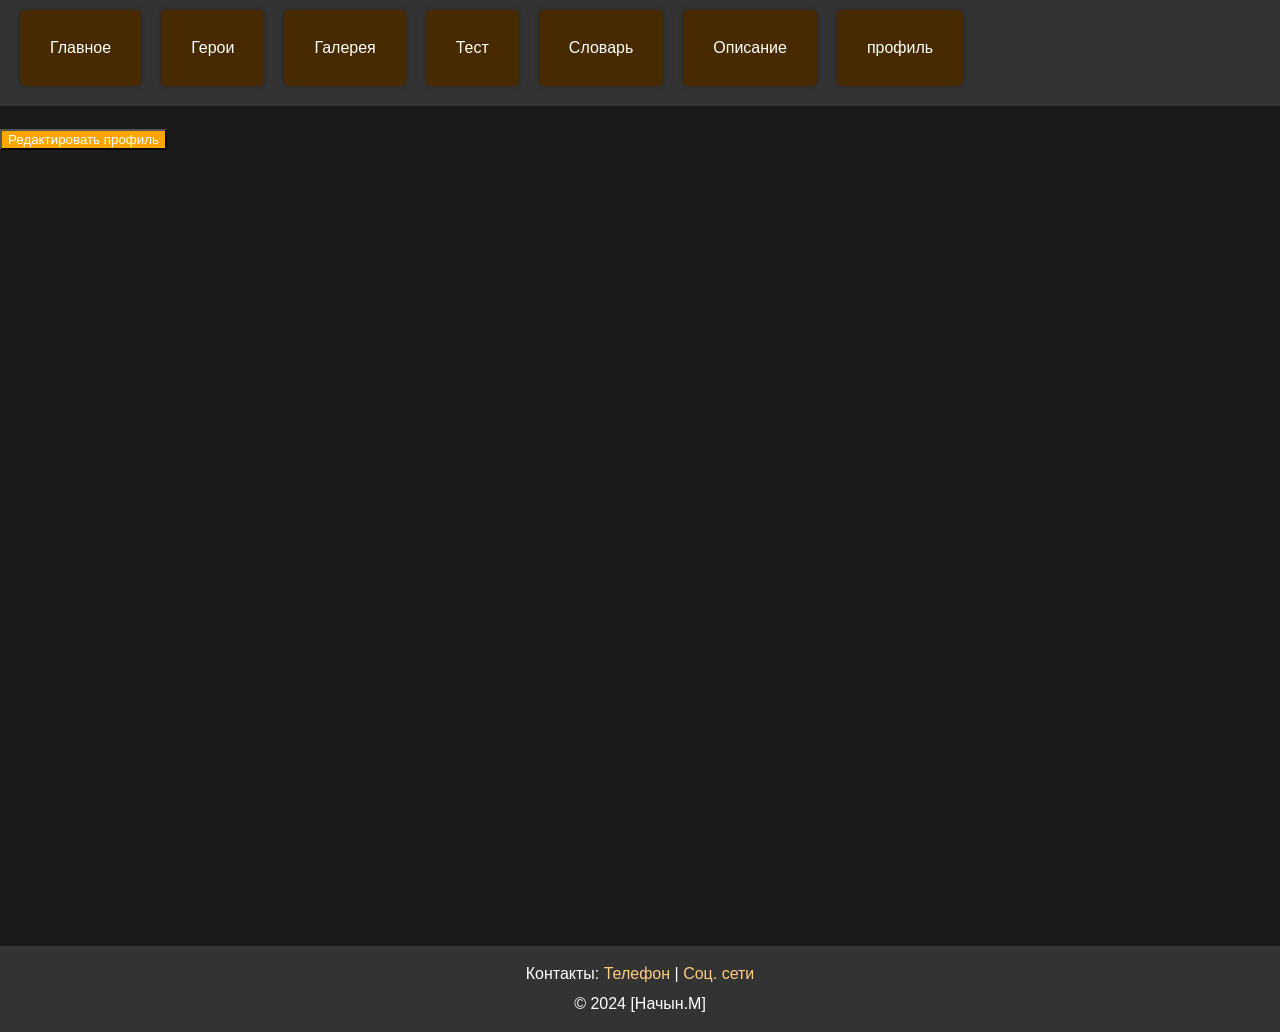
<file: index.html>
<!DOCTYPE html>
<html lang="ru">

<head>
    <meta charset="UTF-8">
    <meta name="viewport" content="width=device-width, initial-scale=1.0">
    <title>Главная страница</title>
    <link rel="stylesheet" href="style.css">
</head>

<body>

    <header>
        <nav>
            <ul>
                <li><a href="index.html">Главное</a></li>
                <li><a href="heroes.html">Герои</a></li>
                <li><a href="gallery.html">Галерея</a></li>
                <li><a href="test.html">Тест</a></li>
                <li><a href="glossary.html" id="current">Словарь</a></li>
                <li><a href="description.html">Описание</a></li>
                <li><a href="profile.html">профиль</a></li>
            </ul>
        </nav>
    </header>
    <div id="registrationModal" class="modal">
        <div class="modal-content">
            <span class="close-modal">&times;</span>
            <h2>Регистрация</h2>
            <div class="slide">
                <form name="auth" novalidate id="registrationForm">
                    <div>
                        <label for="nameInput">Имя</label>
                        <input type="text" id="nameInput" name="name" pattern="^[А-ЯЁ][а-яё]+" required>
                    </div>
                    <div>
                        <label for="dateInput">Дата рождения</label>
                        <input type="date" name="date" id="dateInput" min="1900-01-01" max="2024-11-02" required>
                    </div>
                    <div>
                        <label>Пол:</label><br>
                        <input type="radio" name="gender" value="Мужской" checked="true"> Мужской<br>
                        <input type="radio" name="gender" value="Женский"> Женский<br>
                    </div>
                    <input type="submit" value="Зарегистрироваться">
                </form>
            </div>
        </div>
    </div>
    <main>
        <div id="profile-slide" class="profile-slide">
            <div class="profile-info">
                <div id="name"></div>
                <div id="date"></div>
                <div id="gender"></div>
                <button id="editProfile">Редактировать профиль</button>
            </div>
        </div>
    </main>
    <footer>
        <div>Контакты: <a href="tel:+7945582409">Телефон</a> | <a href="#">Соц. сети</a></div>
        <div>&copy; 2024 [Начын.М]</div>
    </footer>
    <script src="script.js"></script>
</body>

</html>
</file>
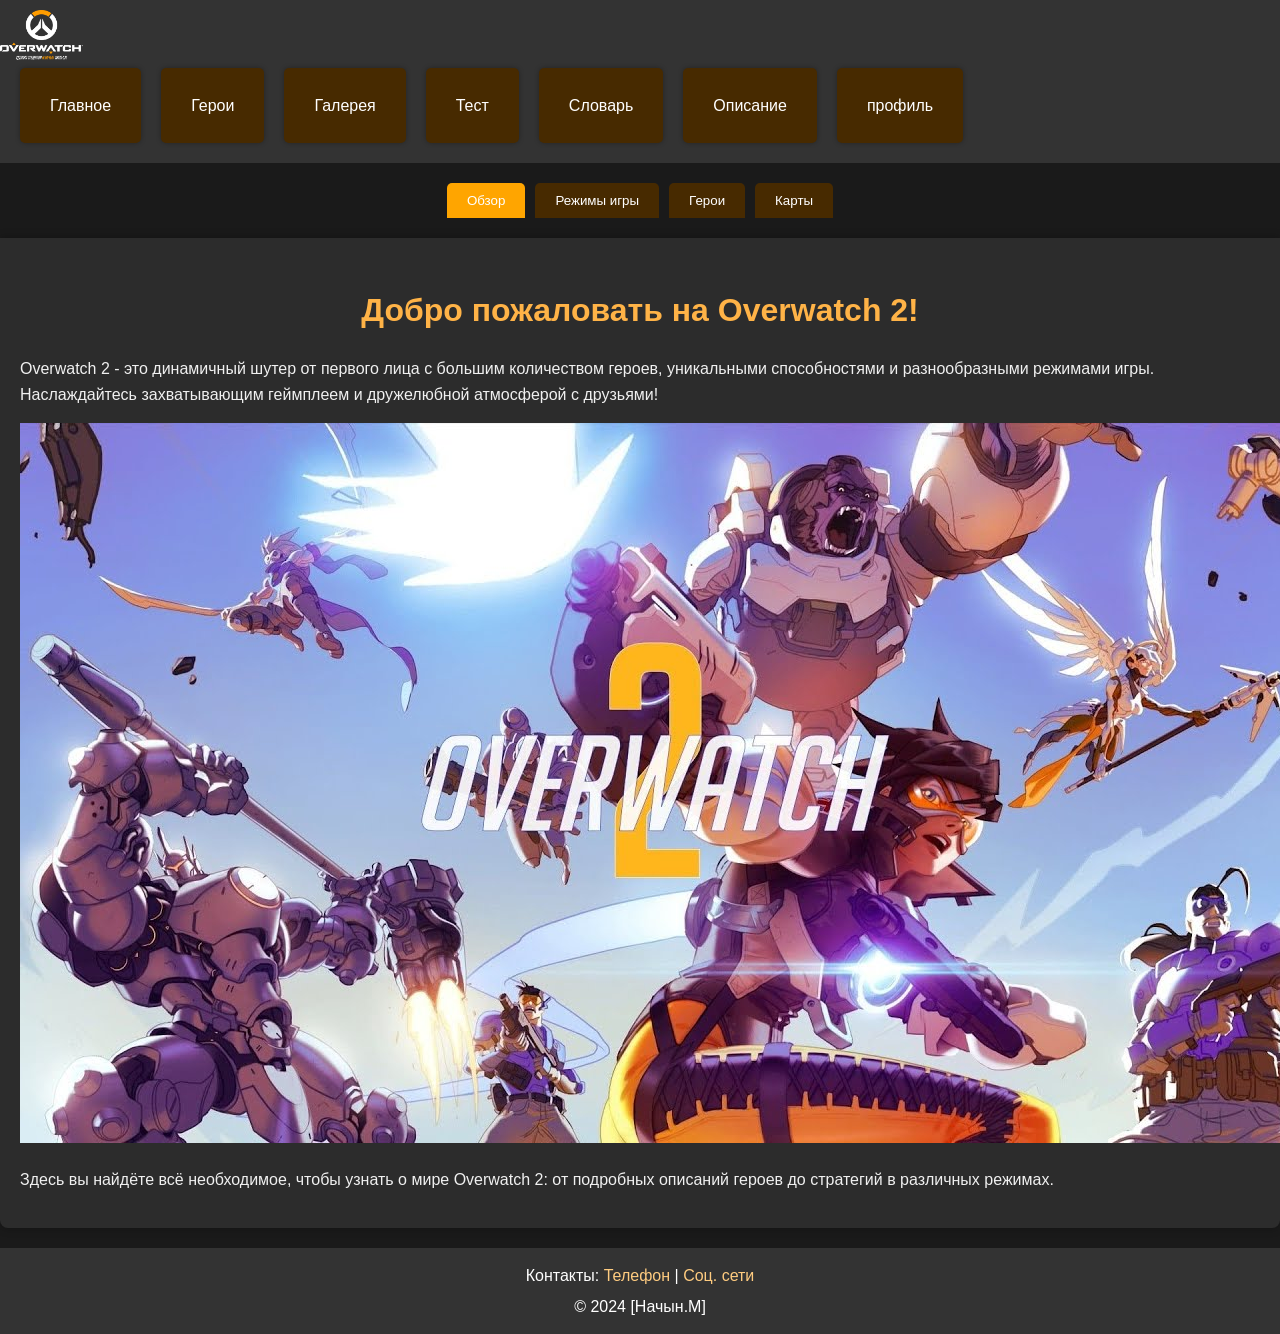
<file: description.html>
<!DOCTYPE html>
<html lang="ru">

<head>
    <meta charset="UTF-8">
    <meta name="viewport" content="width=device-width, initial-scale=1.0">
    <title>Overwatch 2 - описание</title>
    <link rel="stylesheet" href="style.css">
</head>

<body>

    <header>
        <div id="logo">
            <img src="img/your-logo.png" alt="Your Logo">
        </div>
        <nav>
            <ul>
                <li><a href="index.html">Главное</a></li>
                <li><a href="heroes.html">Герои</a></li>
                <li><a href="gallery.html">Галерея</a></li>
                <li><a href="test.html">Тест</a></li>
                <li><a href="glossary.html">Словарь</a></li>
                <li><a href="description.html" id="current">Описание</a></li>
                <li><a href="profile.html">профиль</a></li>
            </ul>
        </nav>
    </header>
    <main id="content">
        <div class="tabs">
            <button class="tab-button active" data-tab="overview">Обзор</button>
            <button class="tab-button" data-tab="modes">Режимы игры</button>
            <button class="tab-button" data-tab="heroes">Герои</button>
            <button class="tab-button" data-tab="maps">Карты</button>
        </div>
        <div class="tab-content active" id="overview">
            <h2>Добро пожаловать на Overwatch 2!</h2>
            <p>Overwatch 2 - это динамичный шутер от первого лица с большим количеством героев, уникальными
                способностями и разнообразными режимами игры. Наслаждайтесь захватывающим геймплеем и дружелюбной
                атмосферой с друзьями!</p>
            <img src="img/ow2_cover.jpg" alt="Overwatch 2">
            <p>Здесь вы найдёте всё необходимое, чтобы узнать о мире Overwatch 2: от подробных описаний героев до
                стратегий в различных режимах.</p>
        </div>
        <div class="tab-content" id="modes">
            <h2>Режимы игры Overwatch 2</h2>
            <p>Наслаждайтесь захватывающими режимами, каждый из которых требует определенной стратегии и умений.</p>
            <ul>
                <li><strong>Захват точек:</strong> Классический режим, где команды соревнуются в захвате и удержании
                    контрольных точек.</li>
                <li><strong>Сопровождение:</strong> Команды соревнуются в доставке груза по карте.</li>
                <li><strong>Битва:</strong> Быстрый и динамичный режим с простыми правилами.</li>
                <li><strong>Командные бои:</strong> Много новых режимов с уникальными правилами!</li>
                <li><strong>Аркады:</strong> Множество разнообразных аркадных режимов, где вы можете испытать всё!</li>
            </ul>
        </div>
        <div class="tab-content" id="heroes">
            <h2>Герои Overwatch 2</h2>
            <p>Узнайте о каждом герое и выберите себе нового фаворита!</p>
        </div>
    </main>
    <footer>
        <div>Контакты: <a href="tel:+7945582409">Телефон</a> | <a href="#">Соц. сети</a></div>
        <div>&copy; 2024 [Начын.М]</div>
    </footer>
    <script src="script.js"></script>
</body>

</html>
</file>
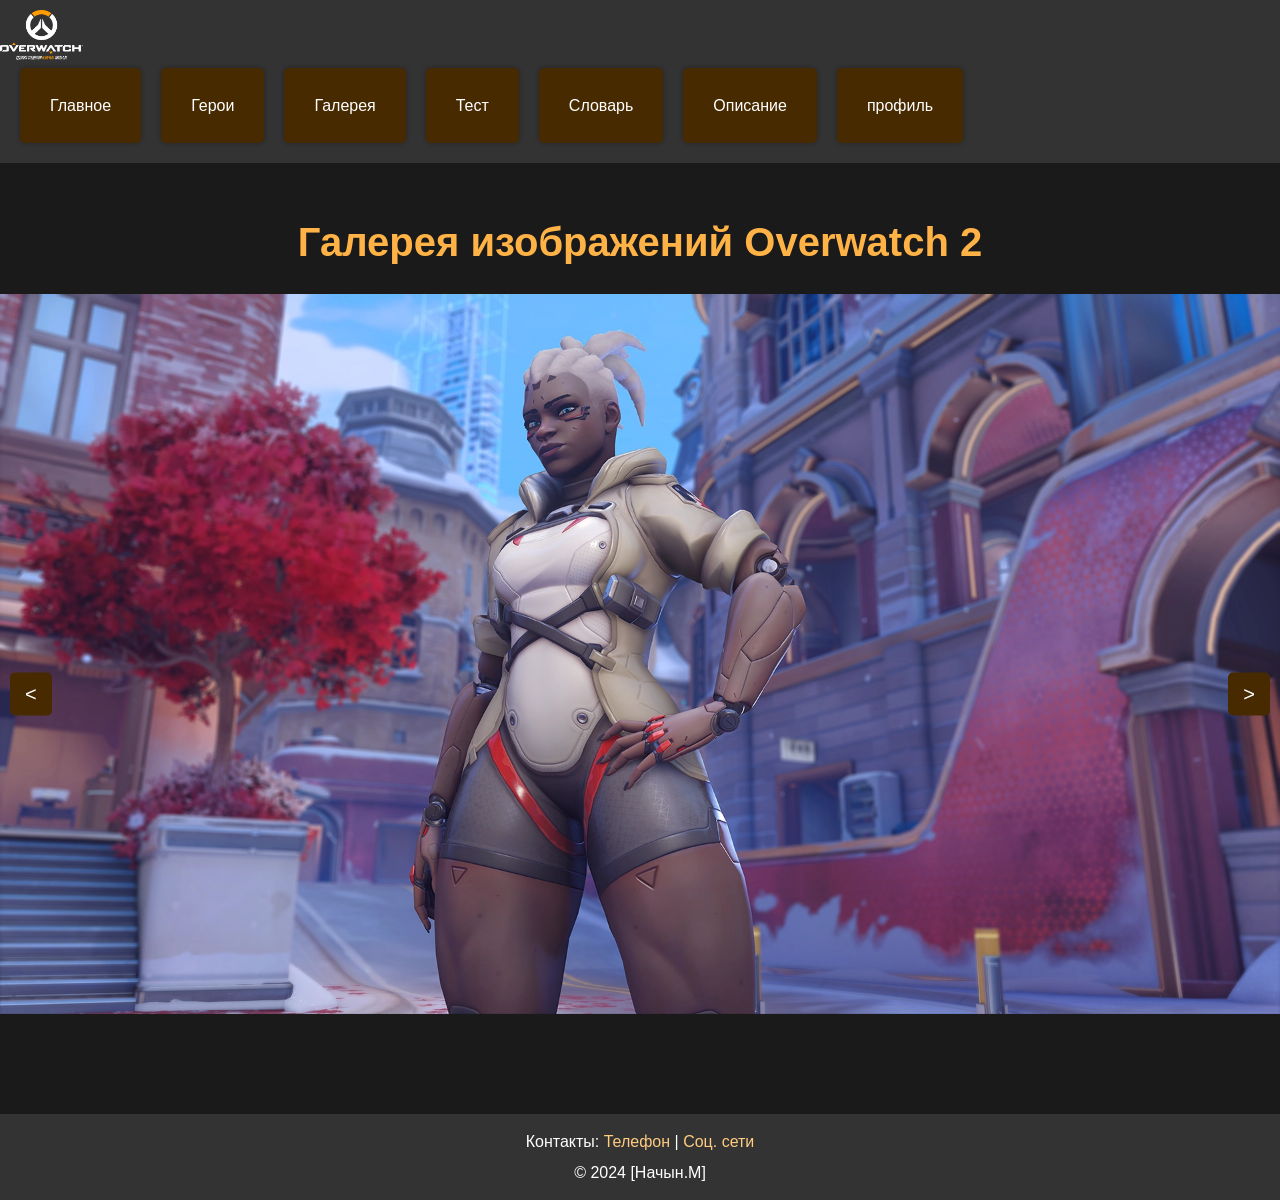
<file: gallery.html>
<!DOCTYPE html>
<html lang="en">

<head>
    <meta charset="UTF-8">
    <title>Overwatch 2 - Gallery</title>
    <link rel="stylesheet" href="style.css">
</head>

<body>
    <header>
        <div id="logo">
            <img src="img/your-logo.png" alt="Your Logo">
        </div>
        <nav>
            <ul>
                <li><a href="index.html">Главное</a></li>
                <li><a href="heroes.html">Герои</a></li>
                <li><a href="gallery.html" id="current">Галерея</a></li>
                <li><a href="test.html">Тест</a></li>
                <li><a href="glossary.html">Словарь</a></li>
                <li><a href="description.html">Описание</a></li>
                <li><a href="profile.html">профиль</a></li>
            </ul>
        </nav>
    </header>
    <main id="content">
        <h1>Галерея изображений Overwatch 2</h1>
        <div class="gallery-container">
            <button id="prevButton" class="gallery-button">
                <span>&lt;</span>
            </button>
            <div class="gallery-slide">
                <div class="gallery-images">
                    <img src="img/umg/image1.jpg" alt="Image 1">
                    <img src="img/umg/image2.jpg" alt="Image 2">
                    <img src="img/umg/image3.jpg" alt="Image 3">
                    <img src="img/umg/image4.jpg" alt="Image 4">
                    <img src="img/umg/image5.jpg" alt="Image 5">
                    <img src="img/umg/image6.jpg" alt="Image 6">
                    <img src="img/umg/image7.jpg" alt="Image 7">
                    <img src="img/umg/image8.jpg" alt="Image 8">
                    <img src="img/umg/image9.jpg" alt="Image 9">
                    <img src="img/umg/image10.jpg" alt="Image 10">
                </div>
            </div>
            <button id="nextButton" class="gallery-button">
                <span>&gt;</span>
            </button>
        </div>
    </main>
    <footer>
        <div>Контакты: <a href="tel:+7945582409">Телефон</a> | <a href="#">Соц. сети</a></div>
        <div>&copy; 2024 [Начын.М]</div>
    </footer>
    <script src="script.js"></script>
</body>

</html>
</file>
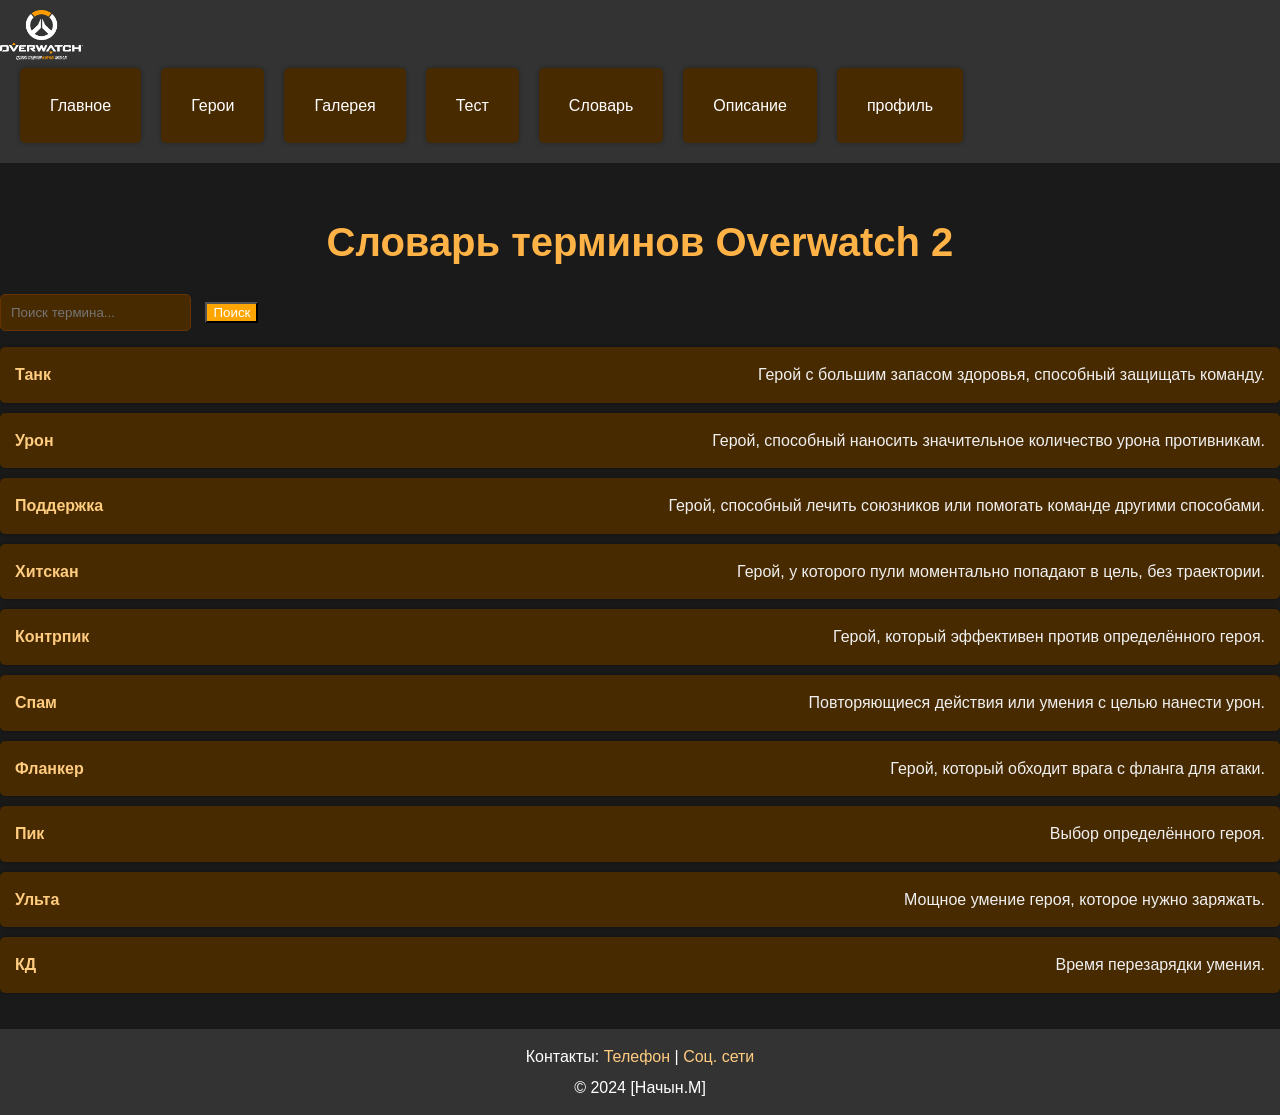
<file: glossary.html>
<!DOCTYPE html>
<html lang="en">

<head>
    <meta charset="UTF-8">
    <title>Overwatch 2 - Glossary</title>
    <link rel="stylesheet" href="style.css">
</head>

<body>
    <header>
        <div id="logo">
            <img src="img/your-logo.png" alt="Your Logo">
        </div>
        <nav>
            <ul>
                <li><a href="index.html">Главное</a></li>
                <li><a href="heroes.html">Герои</a></li>
                <li><a href="gallery.html">Галерея</a></li>
                <li><a href="test.html">Тест</a></li>
                <li><a href="glossary.html" id="current">Словарь</a></li>
                <li><a href="description.html">Описание</a></li>
                <li><a href="profile.html">профиль</a></li>
            </ul>
        </nav>
    </header>
    <main id="content">
        <h1>Словарь терминов Overwatch 2</h1>
        <input type="text" id="search-term" placeholder="Поиск термина...">
        <button id="search-button">Поиск</button>
        <button id="end-search-button" style="display: none;">Закончить поиск</button>
        <ul id="glossary-list">
            <li>
                <span class="term">Танк</span>
                <span class="definition">Герой с большим запасом здоровья, способный защищать команду.</span>
            </li>
            <li>
                <span class="term">Урон</span>
                <span class="definition">Герой, способный наносить значительное количество урона противникам.</span>
            </li>
            <li>
                <span class="term">Поддержка</span>
                <span class="definition">Герой, способный лечить союзников или помогать команде другими
                    способами.</span>
            </li>
            <li>
                <span class="term">Хитскан</span>
                <span class="definition">Герой, у которого пули моментально попадают в цель, без траектории.</span>
            </li>
            <li>
                <span class="term">Контрпик</span>
                <span class="definition">Герой, который эффективен против определённого героя.</span>
            </li>
            <li>
                <span class="term">Спам</span>
                <span class="definition">Повторяющиеся действия или умения с целью нанести урон.</span>
            </li>
            <li>
                <span class="term">Фланкер</span>
                <span class="definition">Герой, который обходит врага с фланга для атаки.</span>
            </li>
            <li>
                <span class="term">Пик</span>
                <span class="definition">Выбор определённого героя.</span>
            </li>
            <li>
                <span class="term">Ульта</span>
                <span class="definition">Мощное умение героя, которое нужно заряжать.</span>
            </li>
            <li>
                <span class="term">КД</span>
                <span class="definition">Время перезарядки умения.</span>
            </li>
        </ul>
    </main>
    <footer>
        <div>Контакты: <a href="tel:+7945582409">Телефон</a> | <a href="#">Соц. сети</a></div>
        <div>&copy; 2024 [Начын.М]</div>
    </footer>
    <script src="script.js"></script>
</body>

</html>
</file>
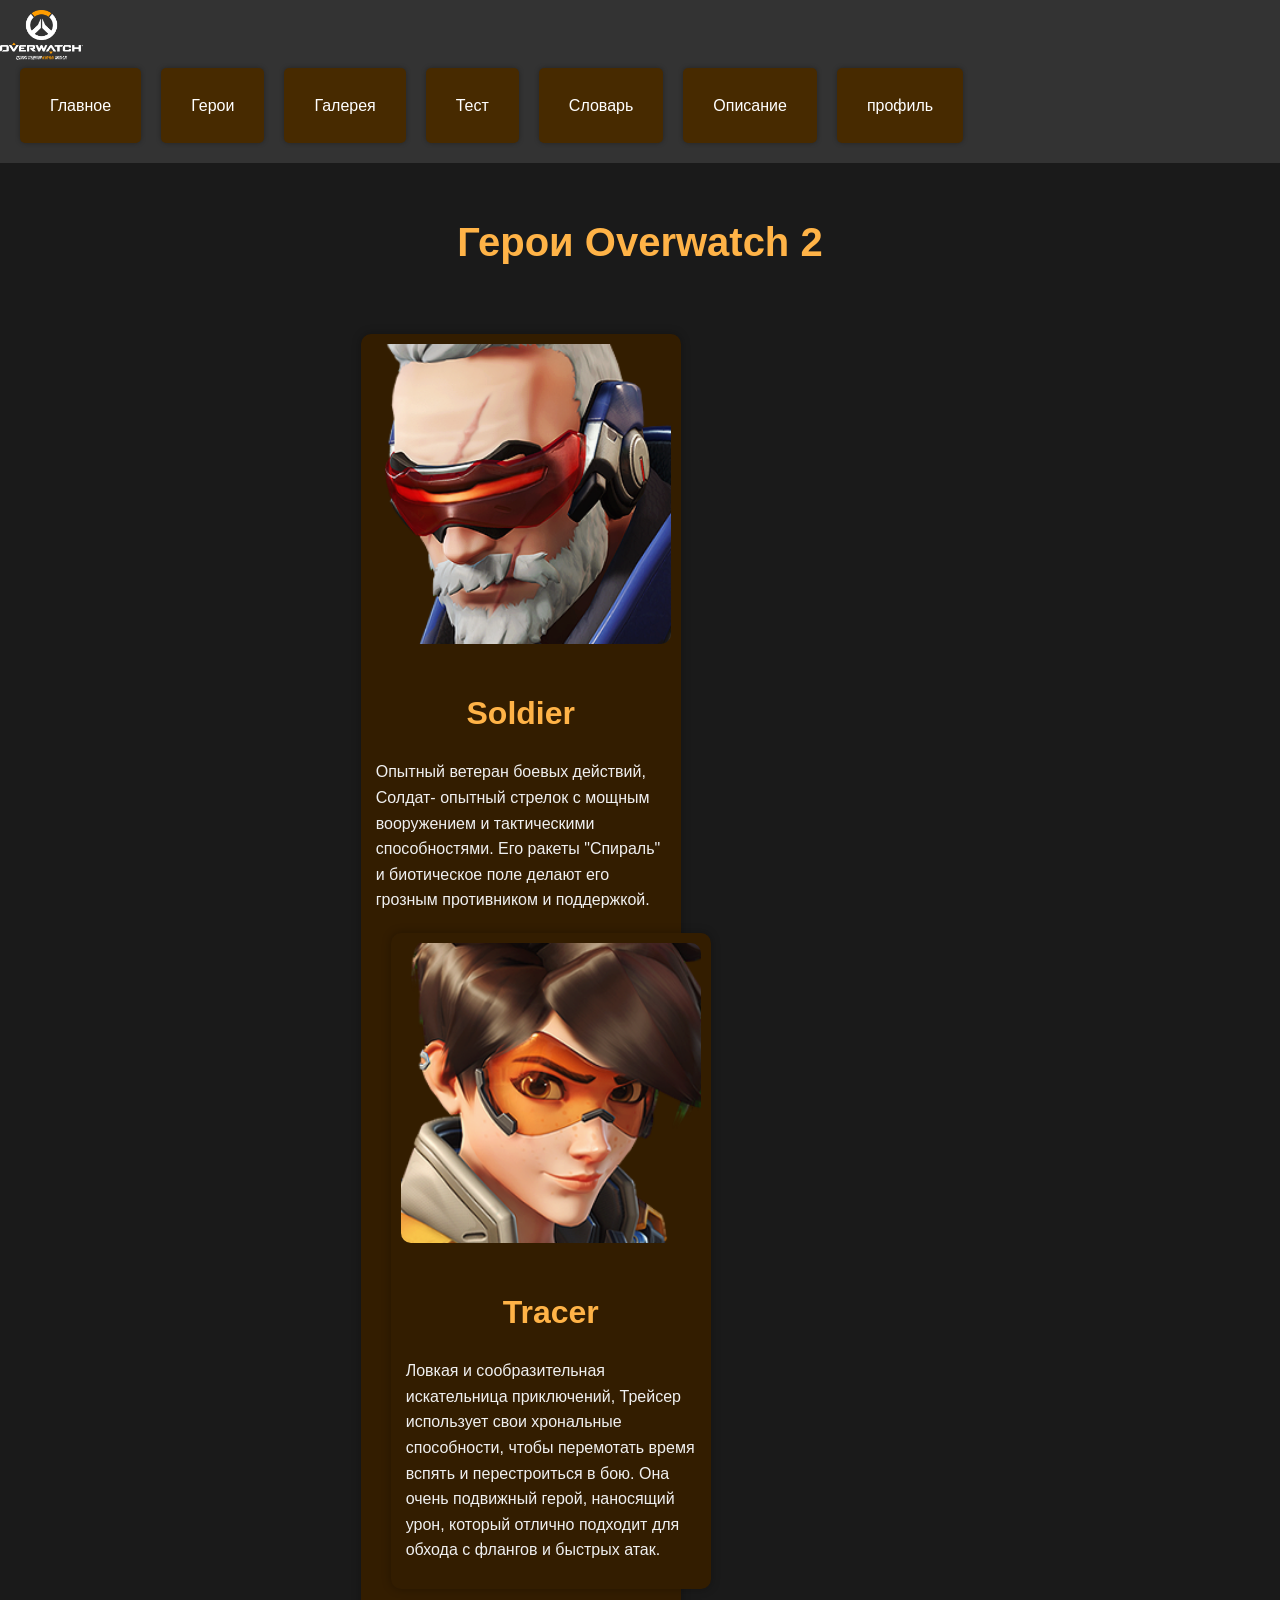
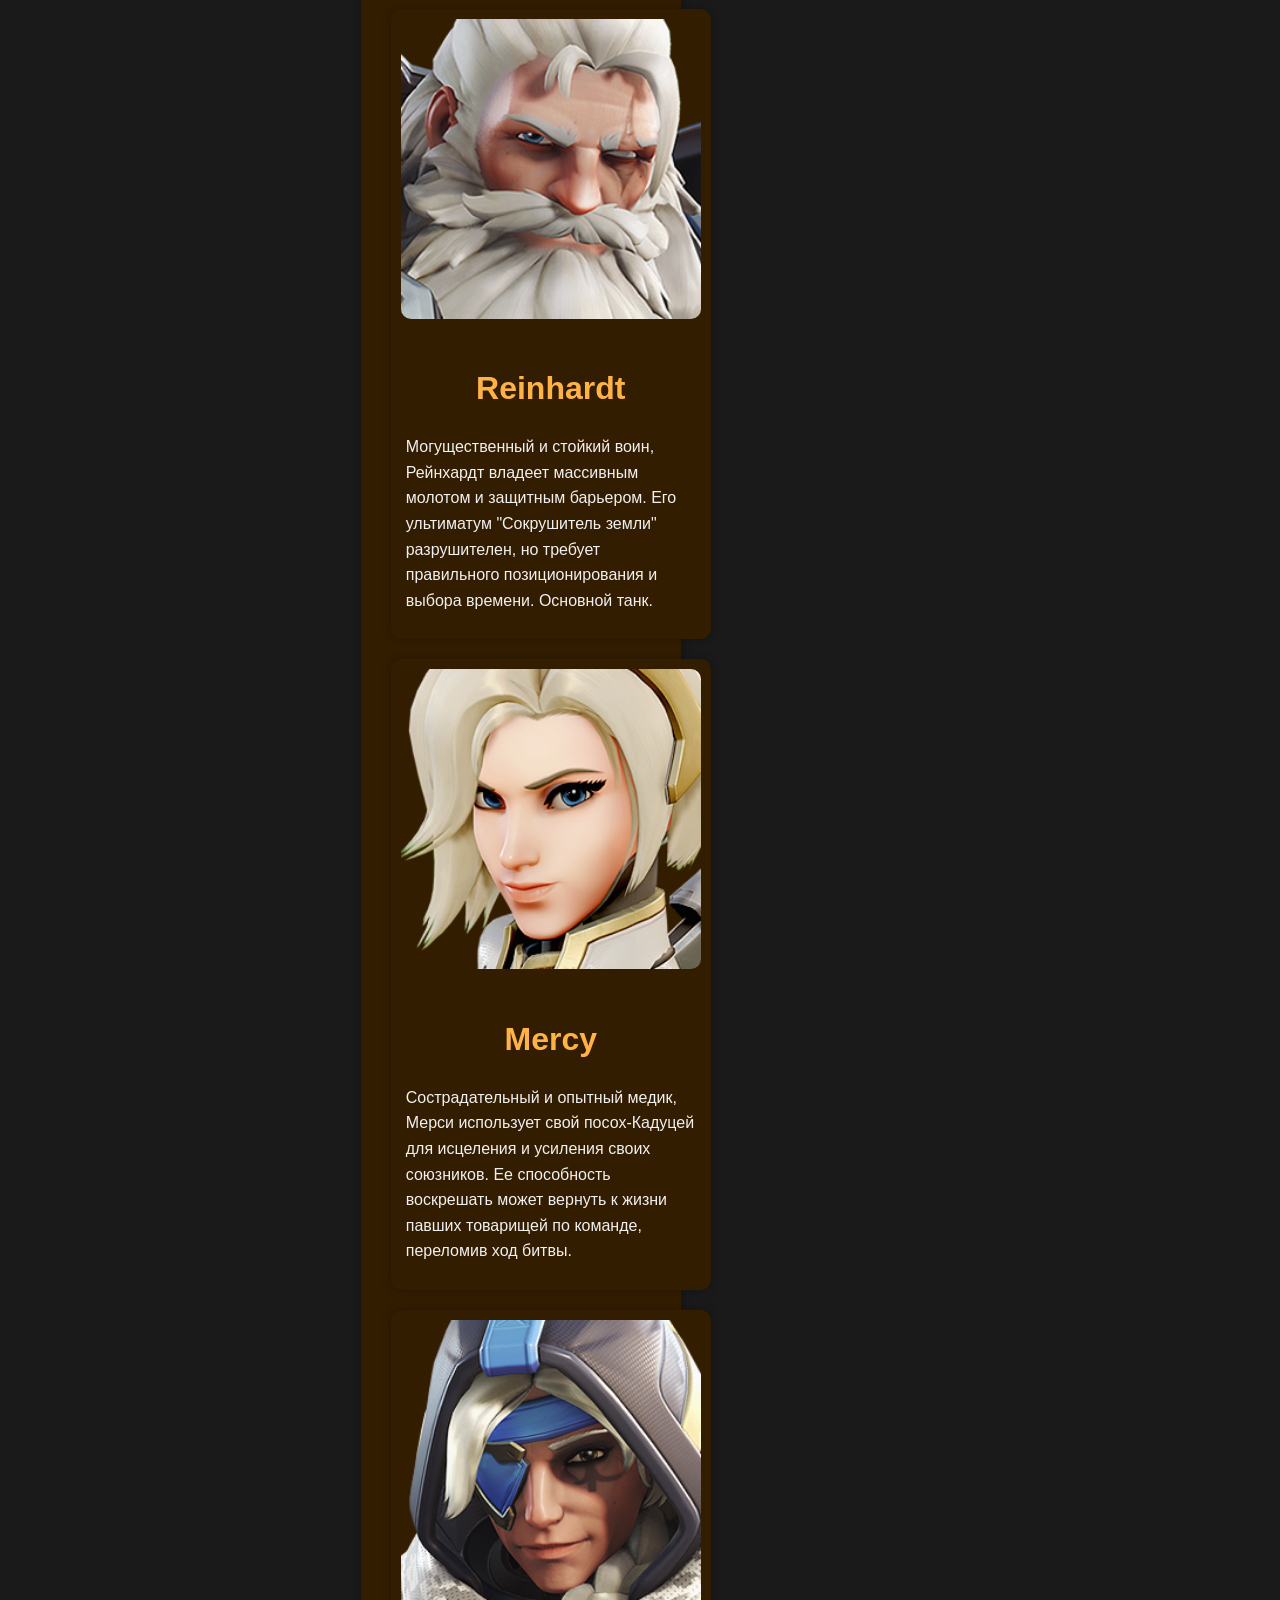
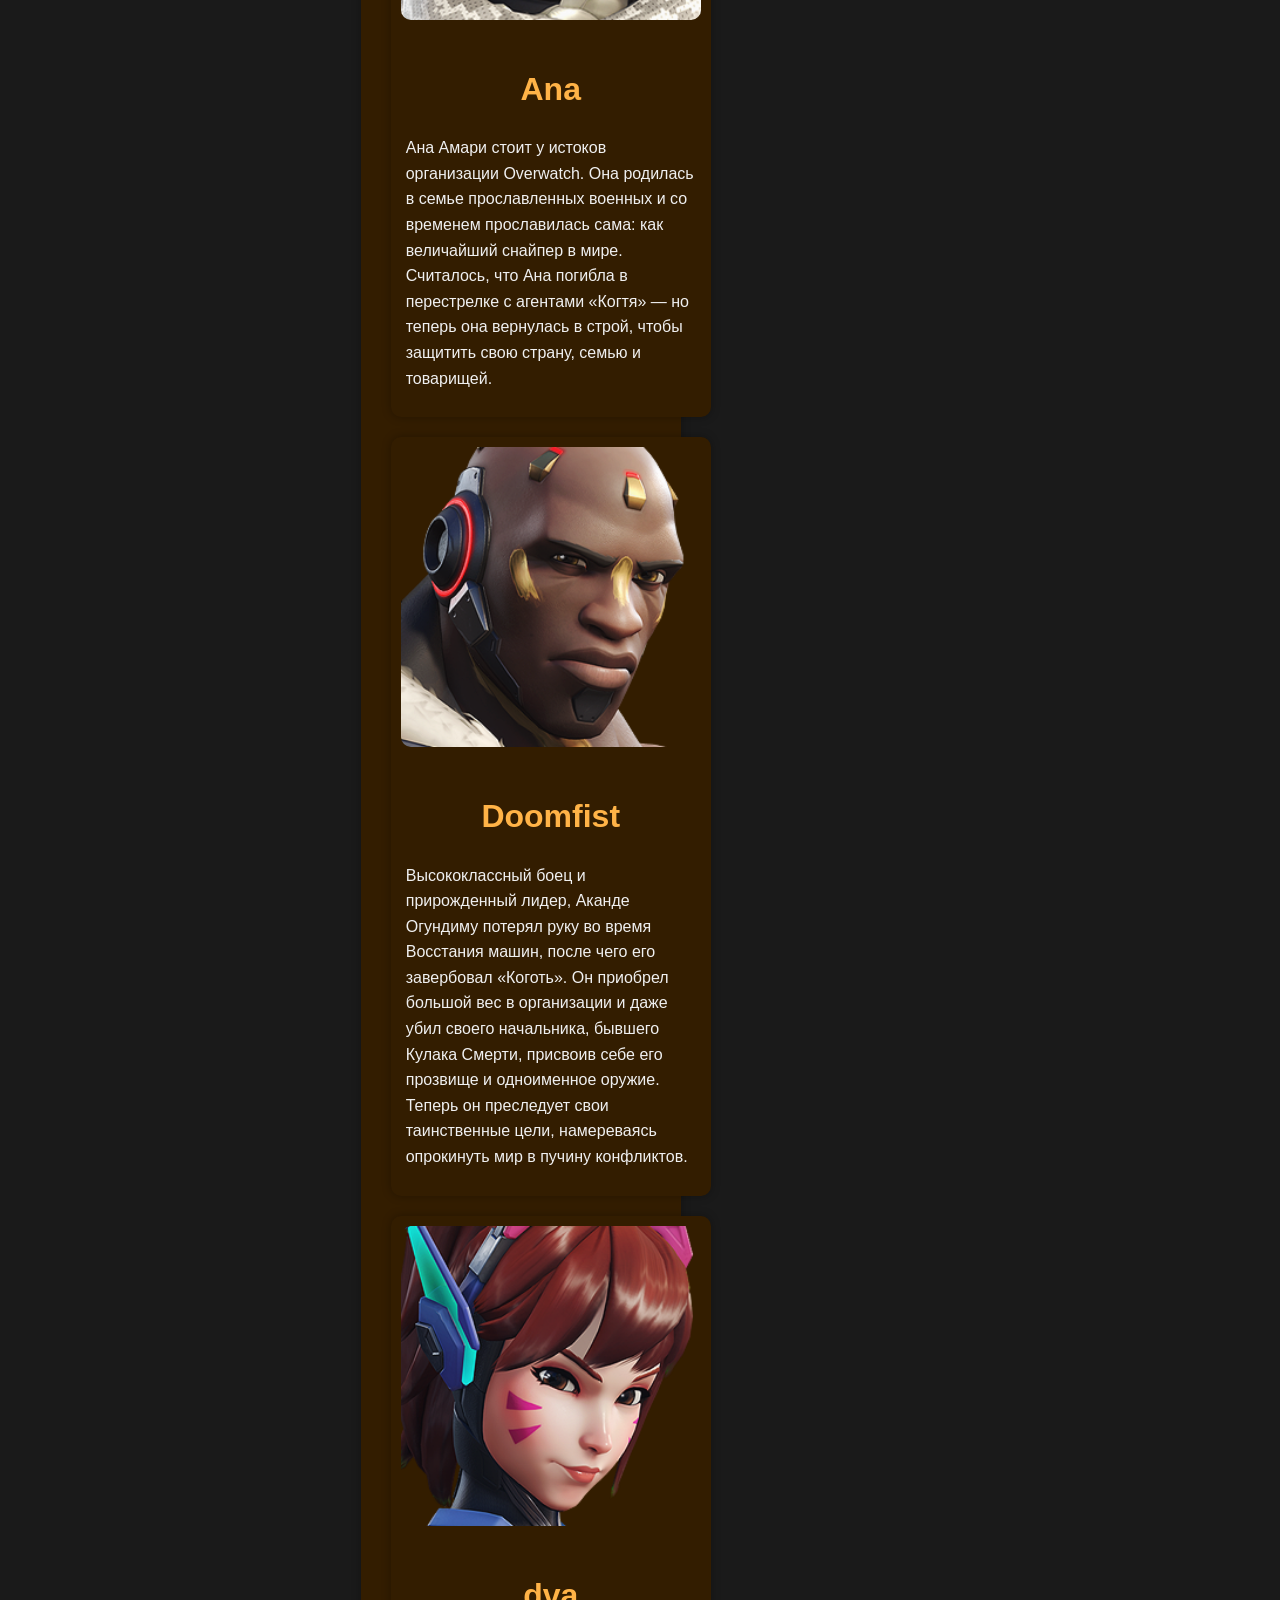
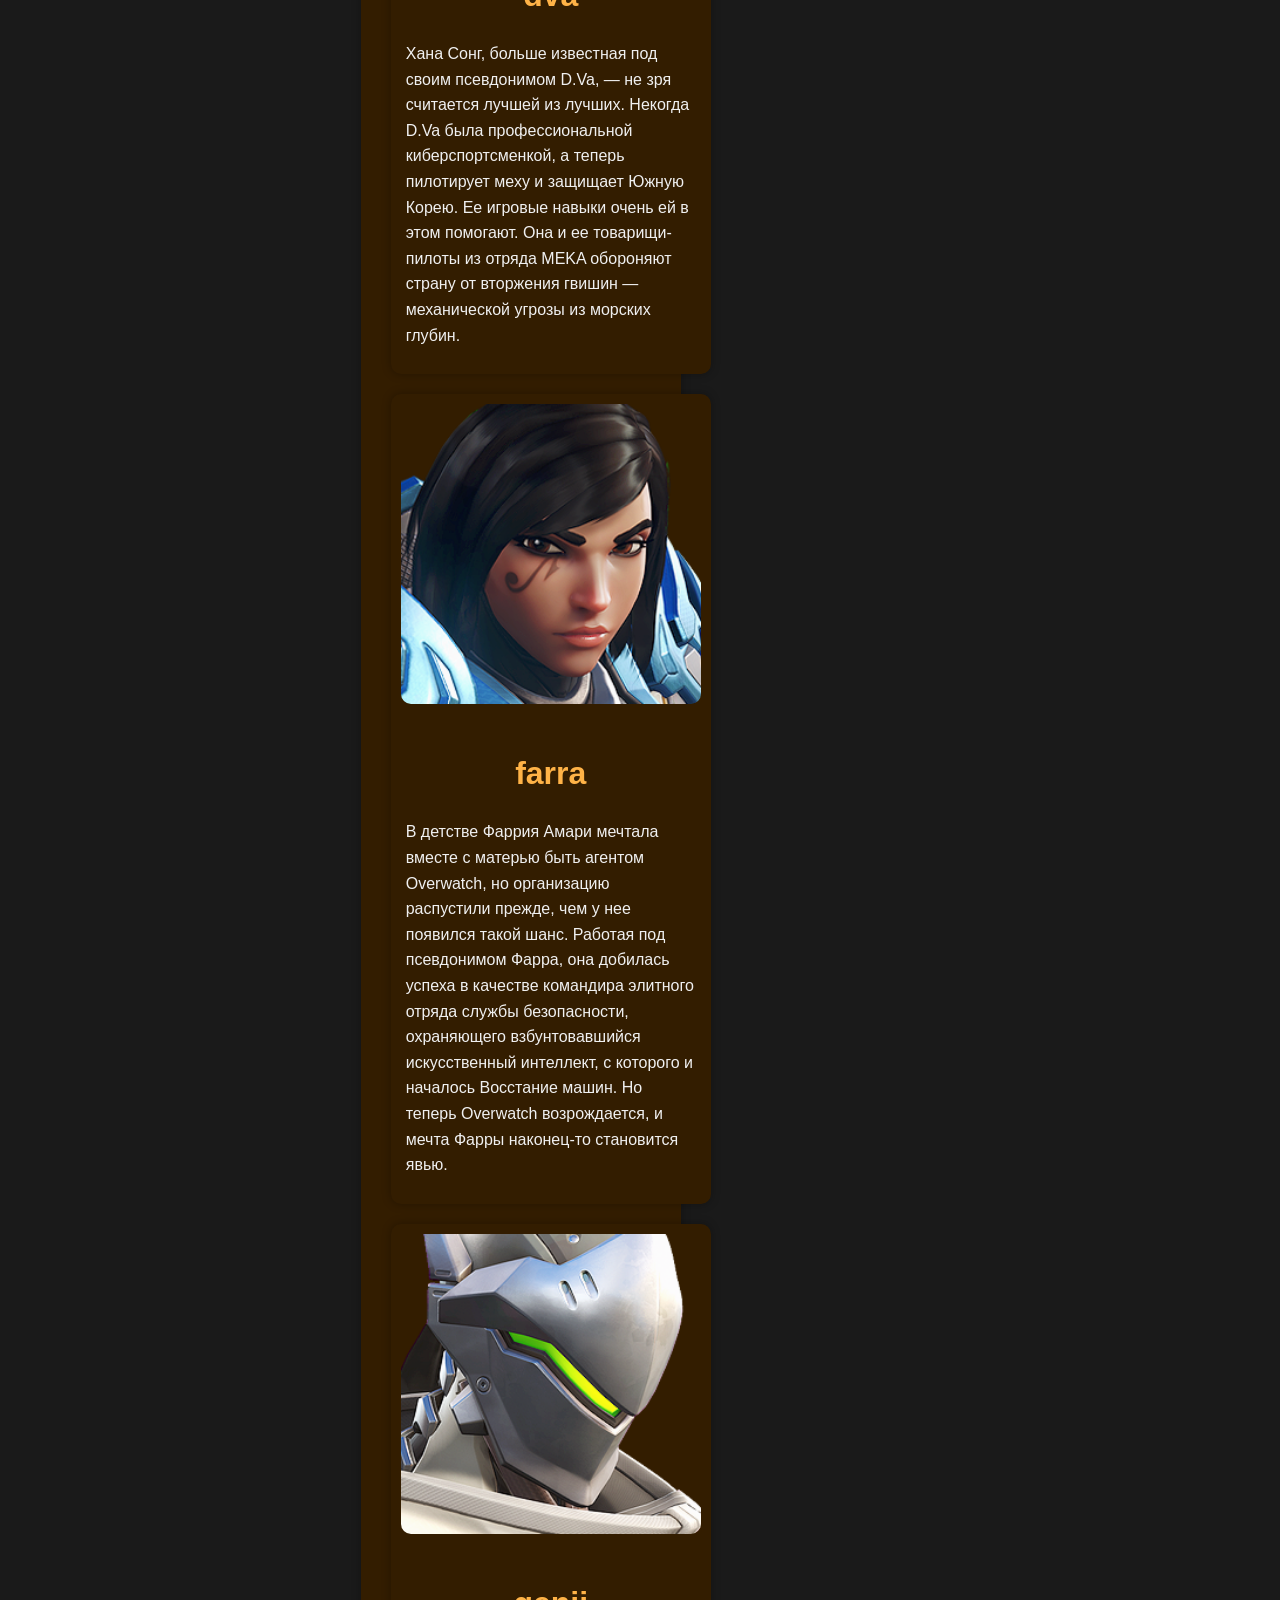
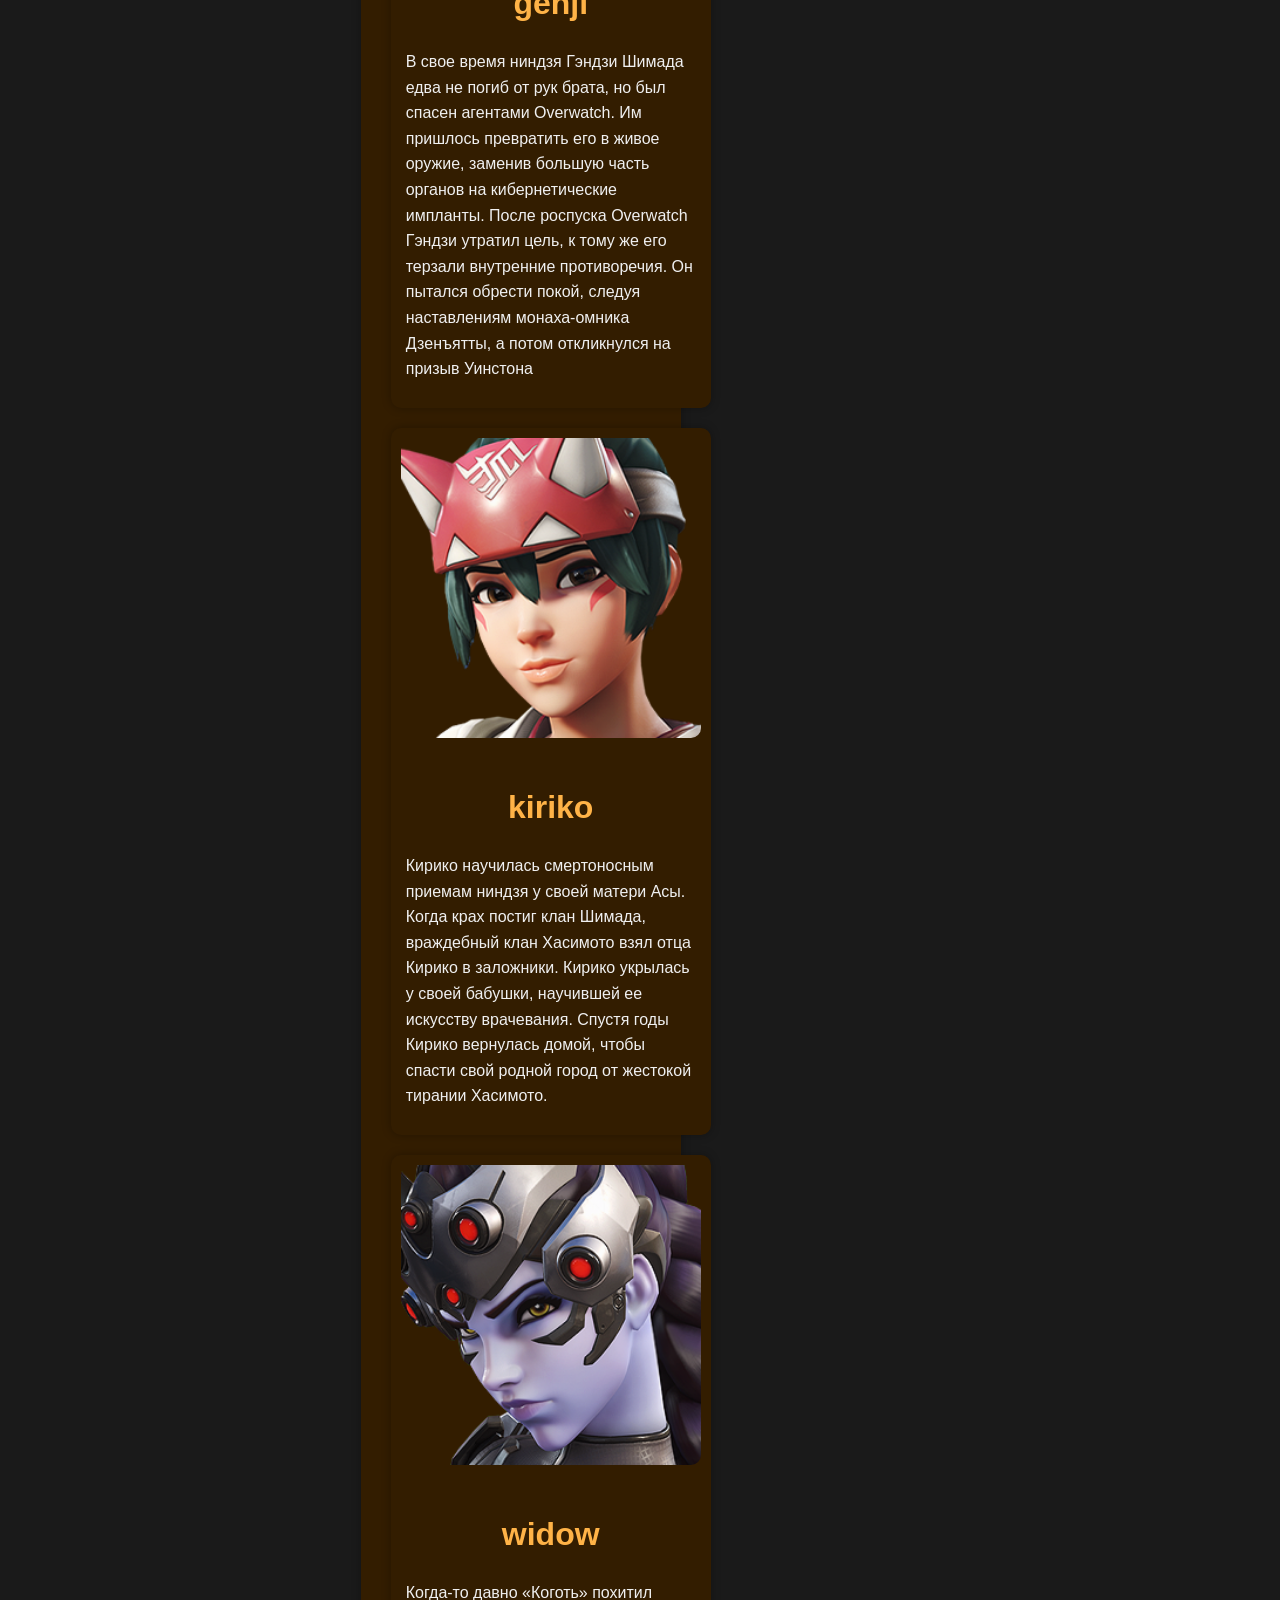
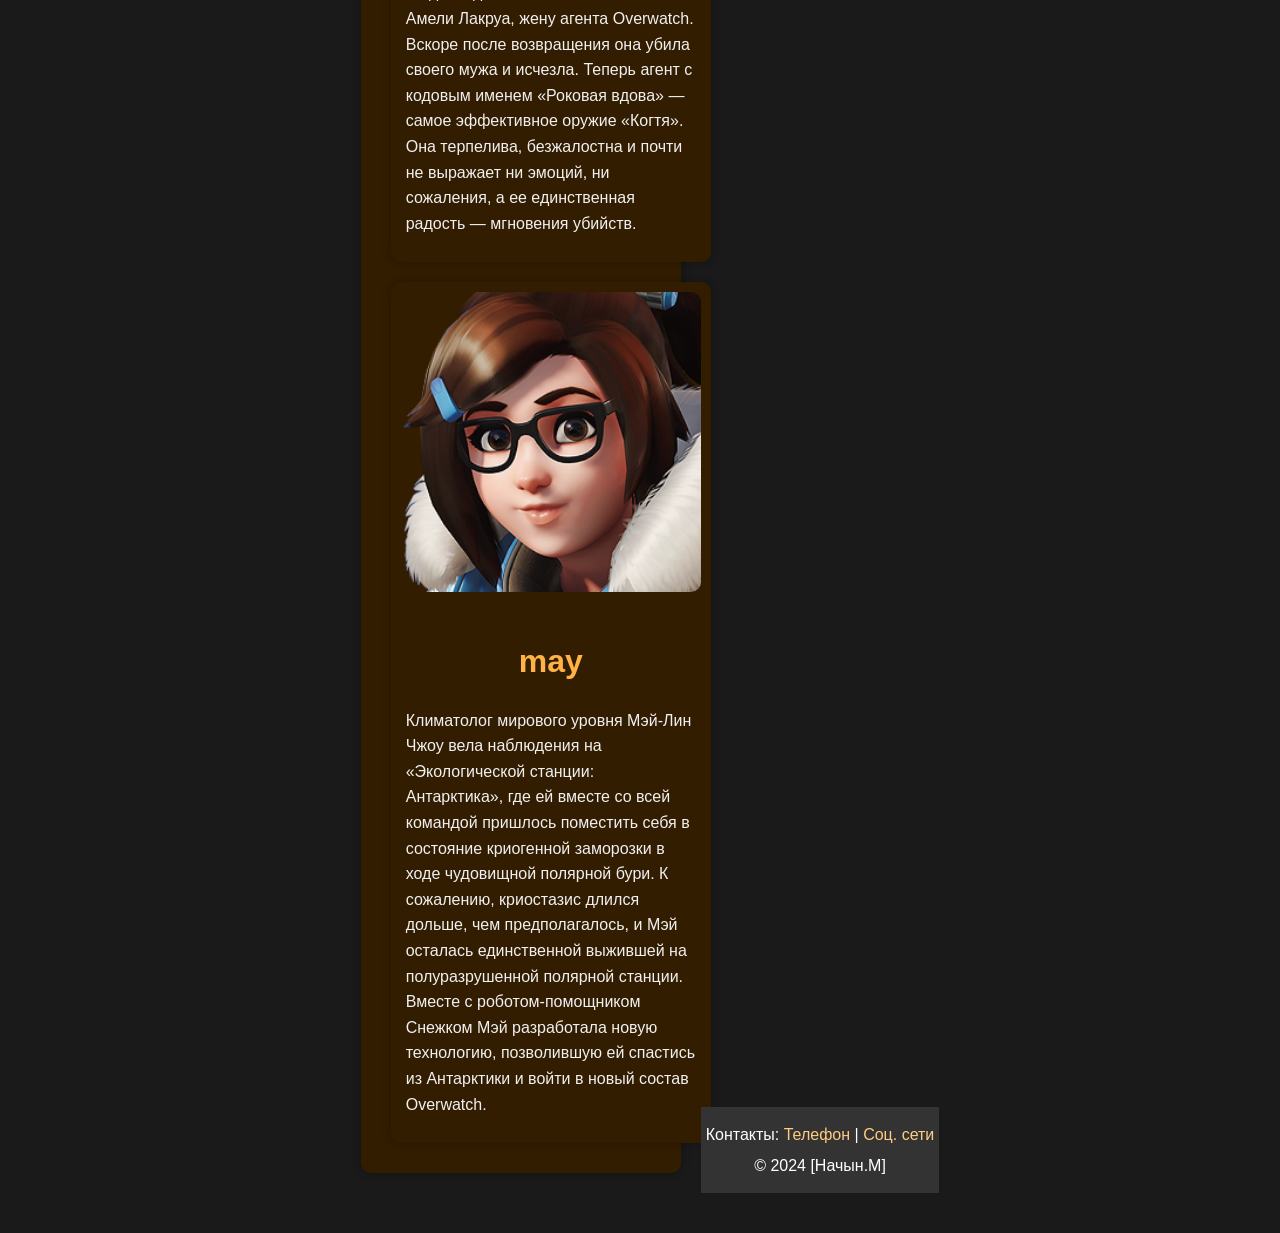
<file: heroes.html>
<!DOCTYPE html>
<html lang="en">

<head>
    <meta charset="UTF-8">
    <title>Overwatch 2 - Heroes</title>
    <link rel="stylesheet" href="style.css">
</head>

<body>
    <header>
        <div id="logo">
            <img src="img/your-logo.png" alt="Your Logo">
        </div>
        <nav>
            <ul>
                <li><a href="index.html">Главное</a></li>
                <li><a href="heroes.html" id="current">Герои</a></li>
                <li><a href="gallery.html">Галерея</a></li>
                <li><a href="test.html">Тест</a></li>
                <li><a href="glossary.html">Словарь</a></li>
                <li><a href="description.html">Описание</a></li>
                <li><a href="profile.html">профиль</a></li>
            </ul>
        </nav>
    </header>
    <main id="content">
        <h1>Герои Overwatch 2</h1>
        <div class="heroes-container">
            <div class="hero-block">
                <div class="hero">
                    <img src="img/hero/soldier.png" alt="Soldier">
                    <h2>Soldier</h2>
                    <p>Опытный ветеран боевых действий, Солдат- опытный стрелок с мощным вооружением и тактическими
                        способностями. Его ракеты "Спираль" и биотическое поле делают его грозным противником и
                        поддержкой.</p>
                    <div class="hero">
                        <img src="img/hero/tracer.png" alt="Tracer">
                        <h2>Tracer</h2>
                        <p>Ловкая и сообразительная искательница приключений, Трейсер использует свои хрональные
                            способности, чтобы перемотать время вспять и перестроиться в бою. Она очень подвижный герой,
                            наносящий урон, который отлично подходит для обхода с флангов и быстрых атак.</p>
                    </div>
                    <div class="hero">
                        <img src="img/hero/reinhardt.png" alt="Reinhardt">
                        <h2>Reinhardt</h2>
                        <p>Могущественный и стойкий воин, Рейнхардт владеет массивным молотом и защитным барьером. Его
                            ультиматум "Сокрушитель земли" разрушителен, но требует правильного позиционирования и
                            выбора
                            времени. Основной танк.</p>
                    </div>
                    <div class="hero">
                        <img src="img/hero/mercy.png" alt="Mercy">
                        <h2>Mercy</h2>
                        <p>Сострадательный и опытный медик, Мерси использует свой посох-Кадуцей для исцеления и усиления
                            своих союзников. Ее способность воскрешать может вернуть к жизни павших товарищей по
                            команде,
                            переломив ход битвы.</p>
                    </div>
                    <div class="hero">
                        <img src="img/hero/ana.png" alt="Ana">
                        <h2>Ana</h2>
                        <p>Ана Амари стоит у истоков организации Overwatch. Она родилась в семье прославленных военных и
                            со
                            временем прославилась сама: как величайший снайпер в мире.
                            Считалось, что Ана погибла в перестрелке с агентами «Когтя» — но теперь она вернулась в
                            строй, чтобы
                            защитить свою страну, семью и товарищей.</p>
                    </div>
                    <div class="hero">
                        <img src="img/hero/Doomfist.png" alt="Doomfist">
                        <h2>Doomfist</h2>
                        <p>Высококлассный боец и прирожденный лидер, Аканде Огундиму потерял руку во время Восстания
                            машин,
                            после чего его завербовал «Коготь». Он приобрел большой вес в организации и даже убил своего
                            начальника,
                            бывшего Кулака Смерти, присвоив себе его прозвище и одноименное оружие. Теперь он преследует
                            свои
                            таинственные цели, намереваясь опрокинуть мир в пучину конфликтов.</p>
                    </div>
                    <div class="hero">
                        <img src="img/hero/dva.png" alt="dva">
                        <h2>dva</h2>
                        <p>Хана Сонг, больше известная под своим псевдонимом D.Va, — не зря считается лучшей из лучших.
                            Некогда
                            D.Va была профессиональной киберспортсменкой, а теперь пилотирует меху и защищает Южную
                            Корею.
                            Ее игровые навыки очень ей в этом помогают. Она и ее товарищи-пилоты из отряда MEKA
                            обороняют страну
                            от вторжения гвишин — механической угрозы из морских глубин.</p>
                    </div>
                    <div class="hero">
                        <img src="img/hero/farra.png" alt="farra">
                        <h2>farra</h2>
                        <p>В детстве Фаррия Амари мечтала вместе с матерью быть агентом Overwatch, но организацию
                            распустили
                            прежде, чем у нее появился такой шанс. Работая под псевдонимом Фарра, она добилась успеха в
                            качестве
                            командира элитного отряда службы безопасности,
                            охраняющего взбунтовавшийся искусственный интеллект, с которого и началось Восстание машин.
                            Но
                            теперь Overwatch возрождается, и мечта Фарры наконец-то становится явью.</p>
                    </div>
                    <div class="hero">
                        <img src="img/hero/genji.png" alt="genji">
                        <h2>genji</h2>
                        <p>В свое время ниндзя Гэндзи Шимада едва не погиб от рук брата, но был спасен агентами
                            Overwatch. Им
                            пришлось превратить его в живое оружие, заменив большую часть органов на кибернетические
                            импланты.
                            После роспуска Overwatch Гэндзи утратил цель,
                            к тому же его терзали внутренние противоречия. Он пытался обрести покой, следуя наставлениям
                            монаха-омника Дзенъятты, а потом откликнулся на призыв Уинстона</p>
                    </div>
                    <div class="hero">
                        <img src="img/hero/kiriko.png" alt="kiriko">
                        <h2>kiriko</h2>
                        <p>Кирико научилась смертоносным приемам ниндзя у своей матери Асы. Когда крах постиг клан
                            Шимада,
                            враждебный клан Хасимото взял отца Кирико в заложники. Кирико укрылась у своей бабушки,
                            научившей ее искусству врачевания. Спустя годы Кирико вернулась домой, чтобы спасти свой
                            родной
                            город от жестокой тирании Хасимото.</p>
                    </div>
                    <div class="hero">
                        <img src="img/hero/widow.png" alt="widow">
                        <h2>widow</h2>
                        <p>Когда-то давно «Коготь» похитил Амели Лакруа, жену агента Overwatch. Вскоре после возвращения
                            она
                            убила своего мужа и исчезла.
                            Теперь агент с кодовым именем «Роковая вдова» — самое эффективное оружие «Когтя». Она
                            терпелива,
                            безжалостна и почти не выражает ни эмоций,
                            ни сожаления, а ее единственная радость — мгновения убийств.</p>
                    </div>
                    <div class="hero">
                        <img src="img/hero/may.png" alt="may">
                        <h2>may</h2>
                        <p>Климатолог мирового уровня Мэй-Лин Чжоу вела наблюдения на «Экологической станции:
                            Антарктика»,
                            где ей вместе со всей командой пришлось поместить себя в состояние криогенной заморозки в
                            ходе
                            чудовищной полярной бури. К сожалению, криостазис длился дольше,
                            чем предполагалось, и Мэй осталась единственной выжившей на полуразрушенной полярной
                            станции. Вместе
                            с роботом-помощником Снежком Мэй разработала новую технологию,
                            позволившую ей спастись из Антарктики и войти в новый состав Overwatch.</p>
                    </div>
                </div>
            </div>
            <footer>
                <div>Контакты: <a href="tel:+7945582409">Телефон</a> | <a href="#">Соц. сети</a></div>
                <div>&copy; 2024 [Начын.М]</div>
            </footer>
</body>

</html>
</file>
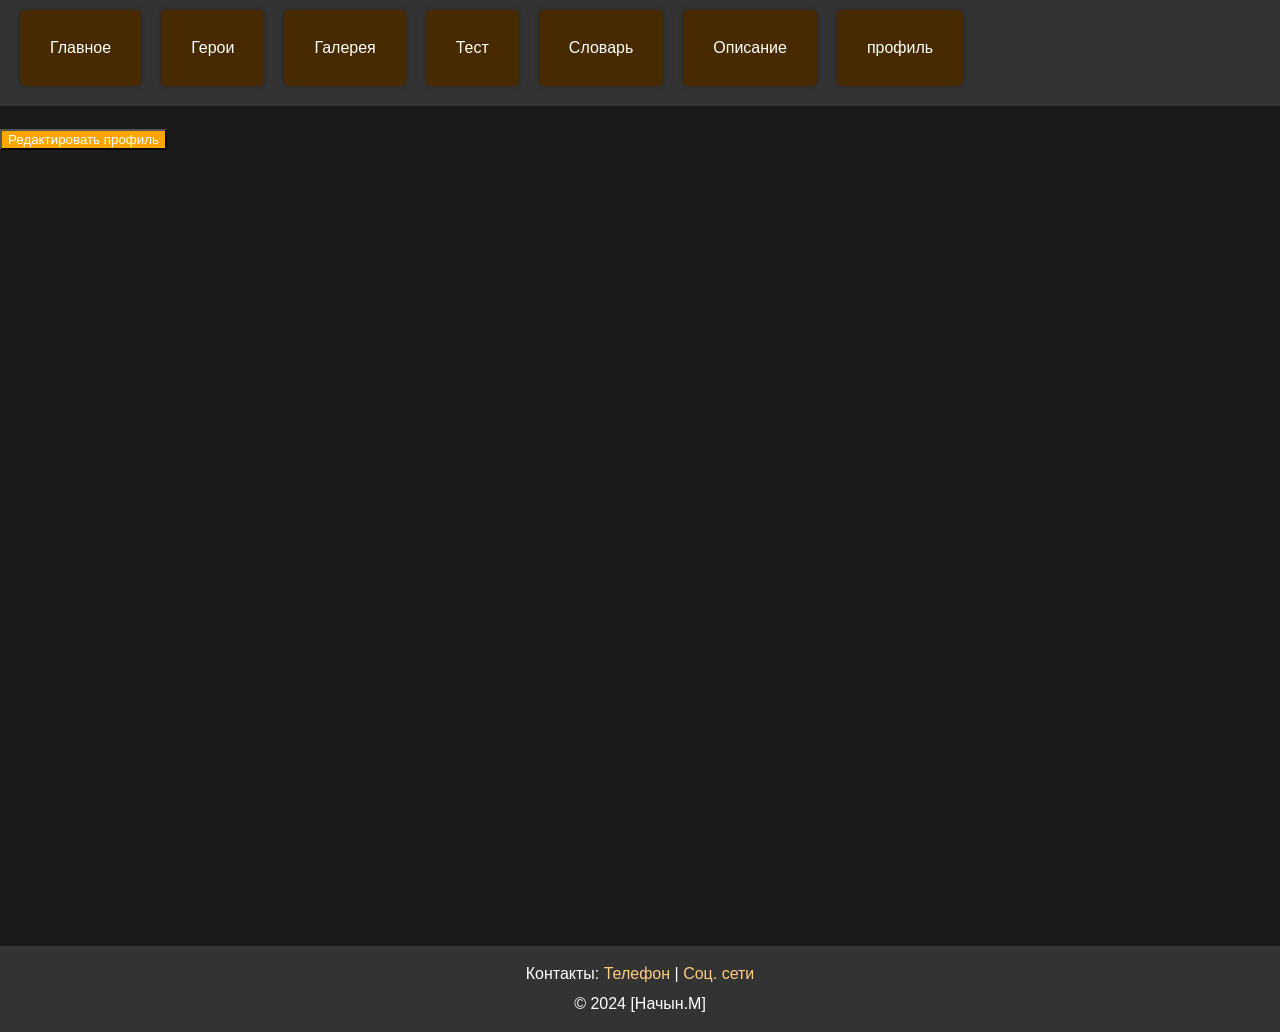
<file: profile.html>
<!DOCTYPE html>
<html lang="ru">

<head>
    <meta charset="UTF-8">
    <meta name="viewport" content="width=device-width, initial-scale=1.0">
    <title>Профиль</title>
    <link rel="stylesheet" href="style.css">
</head>

<body>
    <header>
        <nav>
            <ul>
                <li><a href="index.html">Главное</a></li>
                <li><a href="heroes.html">Герои</a></li>
                <li><a href="gallery.html">Галерея</a></li>
                <li><a href="test.html">Тест</a></li>
                <li><a href="glossary.html" id="current">Словарь</a></li>
                <li><a href="description.html">Описание</a></li>
                <li><a href="profile.html">профиль</a></li>
            </ul>
        </nav>
    </header>
    <div id="registrationModal" class="modal">
        <div class="modal-content">
            <span class="close-modal">&times;</span>
            <h2>Регистрация</h2>
            <div class="slide">
                <form name="auth" novalidate id="registrationForm">
                    <div>
                        <label for="nameInput">Имя</label>
                        <input type="text" id="nameInput" name="name" pattern="^[А-ЯЁ][а-яё]+" required>
                    </div>
                    <div>
                        <label for="dateInput">Дата рождения</label>
                        <input type="date" name="date" id="dateInput" min="1900-01-01" max="2024-11-02" required>
                    </div>
                    <div>
                        <label>Пол:</label><br>
                        <input type="radio" name="gender" value="Мужской" checked="true"> Мужской<br>
                        <input type="radio" name="gender" value="Женский"> Женский<br>
                    </div>
                    <input type="submit" value="Зарегистрироваться">
                </form>
            </div>
        </div>
    </div>

    <main>
        <div id="profile-slide" class="profile-slide">
            <div class="profile-info">
                <div id="name"></div>
                <div id="date"></div>
                <div id="gender"></div>
                <button id="editProfile">Редактировать профиль</button>
            </div>
        </div>

        <div id="editForm" style="display:none;" class="modal">
            <div class="modal-content">
                <span class="close-modal">&times;</span>
                <h2>Редактирование профиля</h2>
                <form id="editForm">
                    <div>
                        <label for="editName">Имя</label>
                        <input type="text" id="editName" pattern="^[А-ЯЁ][а-яё]+" required>
                    </div>
                    <div>
                        <label for="editDate">Дата рождения</label>
                        <input type="date" id="editDate" min="1900-01-01" max="2024-11-02" required>
                    </div>
                    <div>
                        <label>Пол:</label><br>
                        <input type="radio" id="editGenderMale" name="editGender" value="мужской" checked> Мужской<br>
                        <input type="radio" id="editGenderFemale" name="editGender" value="женский"> Женский<br>
                    </div>
                    <input type="submit" value="Сохранить изменения">
                </form>
            </div>
        </div>
    </main>
    <footer>
        <div>Контакты: <a href="tel:+7945582409">Телефон</a> | <a href="#">Соц. сети</a></div>
        <div>&copy; 2024 [Начын.М]</div>
    </footer>
    <script src="script.js"></script>
</body>

</html>
</file>
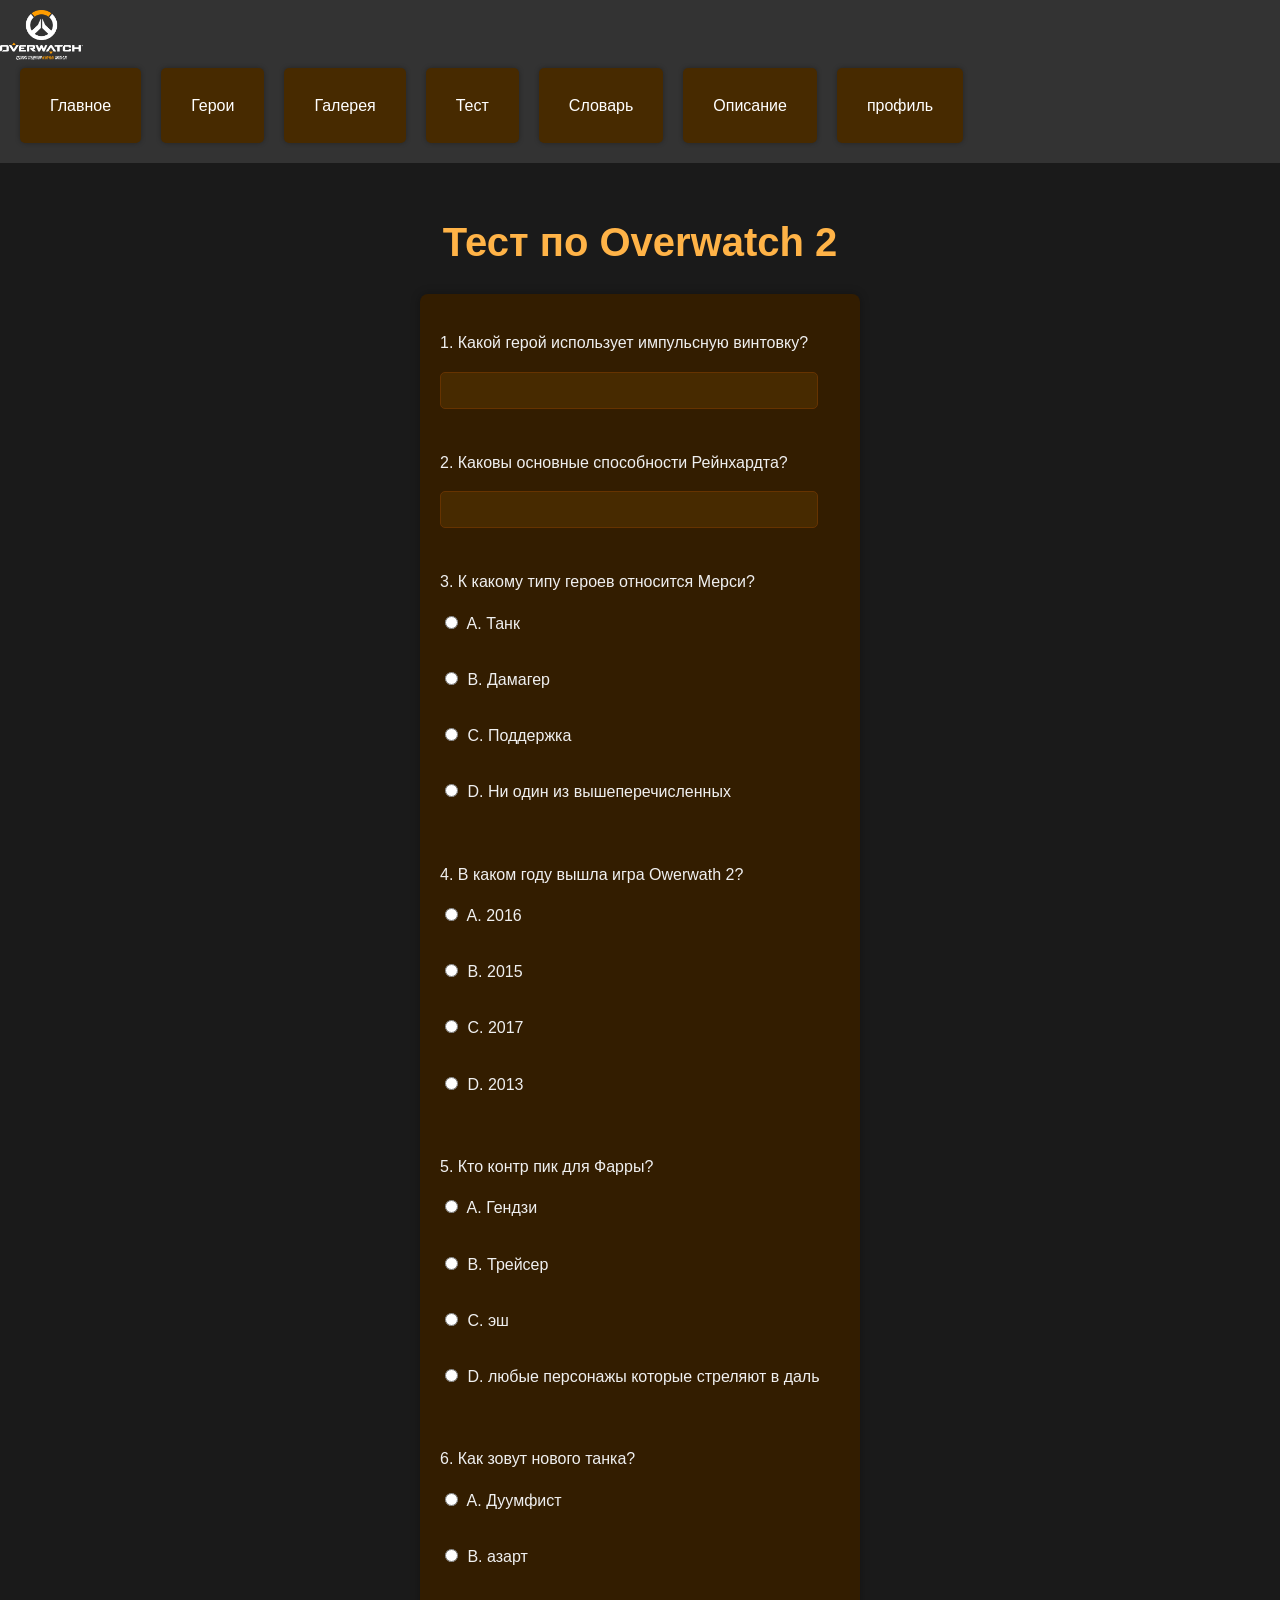
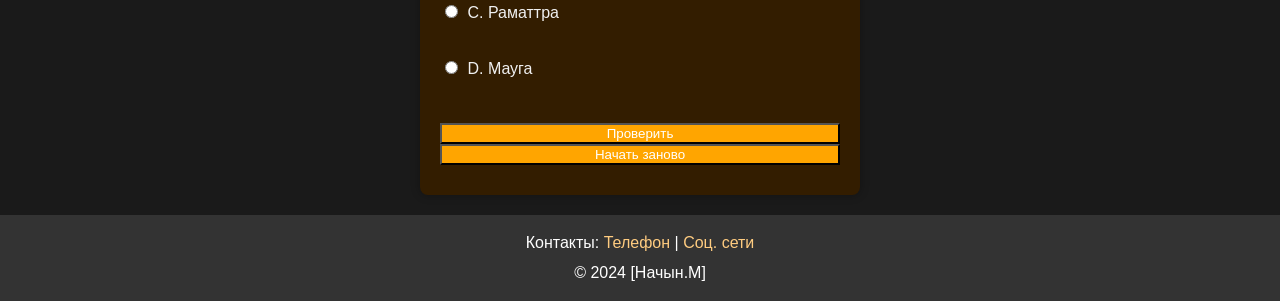
<file: test.html>
<!DOCTYPE html>
<html lang="en">

<head>
    <meta charset="UTF-8">
    <title>Overwatch 2 - Test</title>
    <link rel="stylesheet" href="style.css">
</head>

<body>
    <header>
        <div id="logo">
            <img src="img/your-logo.png" alt="Your Logo">
        </div>
        <nav>
            <ul>
                <li><a href="index.html">Главное</a></li>
                <li><a href="heroes.html">Герои</a></li>
                <li><a href="gallery.html">Галерея</a></li>
                <li><a href="test.html" id="current">Тест</a></li>
                <li><a href="glossary.html">Словарь</a></li>
                <li><a href="description.html">Описание</a></li>
                <li><a href="profile.html">профиль</a></li>
            </ul>
        </nav>
    </header>
    <main id="content">
        <h1>Тест по Overwatch 2</h1>
        <form id="quiz">
            <div>
                <p>1. Какой герой использует импульсную винтовку?</p>
                <input type="text" name="q1" id="q1-1"> <label for="q1-1"></label>
            </div>
            <div>
                <p>2. Каковы основные способности Рейнхардта?</p>
                <input type="text" name="q2" id="q2-2"> <label for="q2-2"></label>
            </div>
            <div>
                <p>3. К какому типу героев относится Мерси?</p>
                <label><input type="radio" name="q3" value="A"> A. Танк</label><br>
                <label><input type="radio" name="q3" value="B"> B. Дамагер</label><br>
                <label><input type="radio" name="q3" value="C"> C. Поддержка</label><br>
                <label><input type="radio" name="q3" value="D"> D. Ни один из вышеперечисленных</label><br>
            </div>
            <div>
                <p>4. В каком году вышла игра Owerwath 2?</p>
                <label><input type="radio" name="q4" value="A"> A. 2016</label><br>
                <label><input type="radio" name="q4" value="B"> B. 2015</label><br>
                <label><input type="radio" name="q4" value="C"> C. 2017</label><br>
                <label><input type="radio" name="q4" value="D"> D. 2013</label><br>
            </div>
            <div>
                <p>5. Кто контр пик для Фарры?</p>
                <label><input type="radio" name="q5" value="A"> A. Гендзи</label><br>
                <label><input type="radio" name="q5" value="B"> B. Трейсер</label><br>
                <label><input type="radio" name="q5" value="C"> C. эш</label><br>
                <label><input type="radio" name="q5" value="D"> D. любые персонажы которые стреляют в даль</label><br>
            </div>
            <div>
                <p>6. Как зовут нового танка?</p>
                <label><input type="radio" name="q6" value="A"> A. Дуумфист</label><br>
                <label><input type="radio" name="q6" value="B"> B. азарт</label><br>
                <label><input type="radio" name="q6" value="C"> C. Раматтра</label><br>
                <label><input type="radio" name="q6" value="D"> D. Мауга</label><br>
            </div>
            <button id="checkTestButton">Проверить</button>
            <button id="resetTestButton">Начать заново</button>
            </div>
            <div id="results"></div>
    </main>
    <footer>
        <div>Контакты: <a href="tel:+7945582409">Телефон</a> | <a href="#">Соц. сети</a></div>
        <div>&copy; 2024 [Начын.М]</div>
    </footer>
    <script src="script.js"></script>
</body>

</html>
</file>
<file: style.css>
/* Общие стили */
body {
    font-family: 'Arial', sans-serif;
    margin: 0;
    padding: 0;
    background-color: #1a1a1a;
    color: #f0f0f0;
    line-height: 1.6;
}

.container {
    width: 90%;
    max-width: 1200px;
    margin: 0 auto;
    padding: 20px 0;
}

/* Заголовки */
h1,
h2,
h3 {
    color: #ffb347;
    text-align: center;
    margin-bottom: 20px;
}

h1 {
    font-size: 2.5em;
}

h2 {
    font-size: 2em;
}

h3 {
    font-size: 1.5em;
}

/* Стили для ссылок */
a {
    color: #ffcc80;
    text-decoration: none;
    transition: color 0.3s ease;
}

a:hover {
    color: #ffa500;
    text-decoration: underline;
}

/* Стили для меню */
header {
    background-color: #333;
    padding: 10px 0;
}

header .container {
    display: flex;
    justify-content: space-between;
    align-items: center;
}

#logo img {
    height: 50px;
}

nav ul {
    list-style: none;
    padding: 0;
    margin: 0;
    display: flex;
}

nav ul li {
    margin-left: 20px;
}

nav ul li a {
    color: white;
    padding: 10px 15px;
    border-radius: 5px;
    transition: background-color 0.3s ease;
}

nav ul li a.active {
    background-color: #ffa500;
}

nav ul li a:hover {
    background-color: #472a00;
    text-decoration: none;
}

/* Стили для main контента */
main {
    padding: 20px 0;
    min-height: calc(100vh - 100px);
}

main #content {
    background-color: #2c2c2c;
    padding: 20px;
    border-radius: 8px;
    box-shadow: 0 0 10px rgba(0, 0, 0, 0.3);
}

/* Стили для вкладок*/
.tabs {
    display: flex;
    justify-content: center;
    margin-bottom: 20px;
}

.tab-button {
    background-color: #472a00;
    color: white;
    border: none;
    padding: 10px 20px;
    cursor: pointer;
    margin: 0 5px;
    border-radius: 5px 5px 0 0;
    transition: background-color 0.3s ease;
}

.tab-button.active {
    background-color: #ffa500;
    color: white;
}

.tab-button:hover {
    background-color: #663300;
}

.tab-content {
    display: none;
    padding: 20px;
    background-color: #2c2c2c;
    border-radius: 0 0 8px 8px;
    box-shadow: 0 0 10px rgba(0, 0, 0, 0.3);
}

.tab-content.active {
    display: block;
}

/* Стили для форм*/
form {
    display: flex;
    flex-direction: column;
    max-width: 400px;
    margin: 0 auto;
    padding: 20px;
    background-color: #331d00;
    border-radius: 8px;
    box-shadow: 0 0 10px rgba(0, 0, 0, 0.3);
}

form div {
    margin-bottom: 10px;
}

form label {
    display: block;
    margin-bottom: 5px;
}

form input[type="text"],
form input[type="date"] {
    width: calc(100% - 22px);
    padding: 10px;
    border: 1px solid #663300;
    border-radius: 5px;
    box-sizing: border-box;
    margin-bottom: 10px;
    background-color: #472a00;
    color: white;
}

form input[type="radio"] {
    margin-right: 5px;
}

/* Стили для кнопок */
.gallery-button {
    position: absolute;
    top: 50%;
    transform: translateY(-50%);
    background-color: #472a00;
    color: white;
    border: none;
    padding: 10px 15px;
    border-radius: 5px;
    cursor: pointer;
    font-size: 20px;
    transition: background-color 0.3s ease;
}

.gallery-button:hover {
    background-color: #663300;
    opacity: 1;
    /* Убираем opacity для кнопок галереи */
}

/*  Убираем hover для остальных кнопок*/
button:hover {
    opacity: 1;
}

/* Стили для кнопок в тесте */
#quiz button {
    background-color: #ffa500;
    color: white;
}

#quiz button:hover {
    background-color: #e68a00;
}

/* Стили для кнопок в профиле*/
#editForm button,
#profile-slide button {
    background-color: #ffa500;
    color: white;
}

#editForm button:hover,
#profile-slide button:hover {
    background-color: #e68a00;
}

/* Стили для таблицы*/
table {
    width: 100%;
    border-collapse: collapse;
    margin-bottom: 20px;
}

th,
td {
    padding: 10px;
    border: 1px solid #663300;
    text-align: left;
}

th {
    background-color: #472a00;
    color: white;
}

/* Стили для списка */
ul {
    list-style: none;
    padding: 0;
}

li {
    background-color: #472a00;
    margin-bottom: 10px;
    padding: 15px;
    border-radius: 5px;
    box-shadow: 0 0 5px rgba(0, 0, 0, 0.3);
    display: flex;
    justify-content: space-between;
    align-items: center;
}

li:hover {
    background-color: #5f3700;
}

.term {
    font-weight: bold;
    color: #ffcc80;
}

/* Стили для словаря*/
#search-term {
    padding: 10px;
    margin-right: 10px;
    border: 1px solid #663300;
    border-radius: 5px;
    background-color: #472a00;
    color: white;
}

#search-button,
#end-search-button {
    background-color: #ffa500;
    color: white;
}

#search-button:hover,
#end-search-button:hover {
    background-color: #e68a00;
}

#end-search-button {
    display: none;
}

/* Стили для футера */
footer {
    background-color: #333;
    color: white;
    text-align: center;
    padding: 10px 0;
    margin-top: auto;
}

footer div {
    margin: 5px;
}

/* Стили для модального окна */
.modal {
    display: none;
    position: fixed;
    z-index: 1;
    left: 0;
    top: 0;
    width: 100%;
    height: 100%;
    overflow: auto;
    background-color: rgba(0, 0, 0, 0.8);
}

.modal-content {
    background-color: #331d00;
    margin: 15% auto;
    padding: 20px;
    border: 1px solid #663300;
    width: 80%;
    max-width: 600px;
    border-radius: 5px;
    color: white;
}

.close-modal {
    color: #aaa;
    float: right;
    font-size: 28px;
    font-weight: bold;
    cursor: pointer;
}

.close-modal:hover,
.close-modal:focus {
    color: white;
    text-decoration: none;
    cursor: pointer;
}


/* Стили для галереи */
.gallery-container {
    position: relative;
    overflow: hidden;
    /* Скрывает изображения, выходящие за пределы */
    width: 100%;
    /* или фиксированная ширина */
    height: 800px;
    /* или нужная высота */
}

.gallery-images {
    display: flex;
    /* Используйте Flexbox для размещения картинок в ряд */
    transition: transform 0.5s ease-in-out;
    /* Плавный переход при смене изображений */
}

.gallery-images img {
    width: 100%;
    /* Ширина изображения равна ширине контейнера */
    height: auto;
    /* Автоматическая высота для сохранения пропорций */
}

.gallery-button {
    position: absolute;
    top: 50%;
    transform: translateY(-50%);
    background-color: #472a00;
    color: white;
    border: none;
    padding: 10px 15px;
    border-radius: 5px;
    cursor: pointer;
    font-size: 20px;
    transition: background-color 0.3s ease;
}

.gallery-button:hover {
    background-color: #663300;
}

.gallery-button:disabled {
    opacity: 0.5;
    cursor: not-allowed;
}

#prevButton {
    left: 10px;
}

#nextButton {
    right: 10px;
}

/* Стили для страницы героев */
.heroes-container {
    display: flex;
    flex-wrap: wrap;
    /* Разрешаем переносить элементы на новую строку */
    justify-content: center;
    padding: 20px 0;
}

.hero {
    width: 300px;
    margin: 20px;
    text-align: center;
    background-color: #331d00;
    padding: 10px;
    border-radius: 10px;
    box-shadow: 0 0 10px rgba(0, 0, 0, 0.3);
}

.hero img {
    width: 100%;
    height: auto;
    border-radius: 10px;
    margin-bottom: 10px;
}

.hero p {
    text-align: left;
    padding: 0 5px;
}

@media (max-width: 768px) {
    header .container {
        flex-direction: column;
        text-align: center;
    }

    nav ul {
        flex-direction: column;
        text-align: center;
    }

    nav ul li {
        margin: 10px 0;
    }

    #logo img {
        height: 40px;
    }

    form {
        width: 90%;
        max-width: none;
    }

    .tabs {
        flex-direction: column;
        align-items: center;
    }

    .tab-button {
        margin: 5px 0;
        border-radius: 5px;
    }

    li {
        flex-direction: column;
        align-items: flex-start;
    }

    #search-term,
    #search-button {
        margin: 5px 0;
    }

    .gallery-slide {
        width: 270px;
    }

    .gallery-images img {
        width: 250px;
        margin: 0 5px;
    }

    .heroes-container {
        flex-direction: column;
        align-items: center;
    }

    .hero {
        width: 80%
    }
}
</file>
